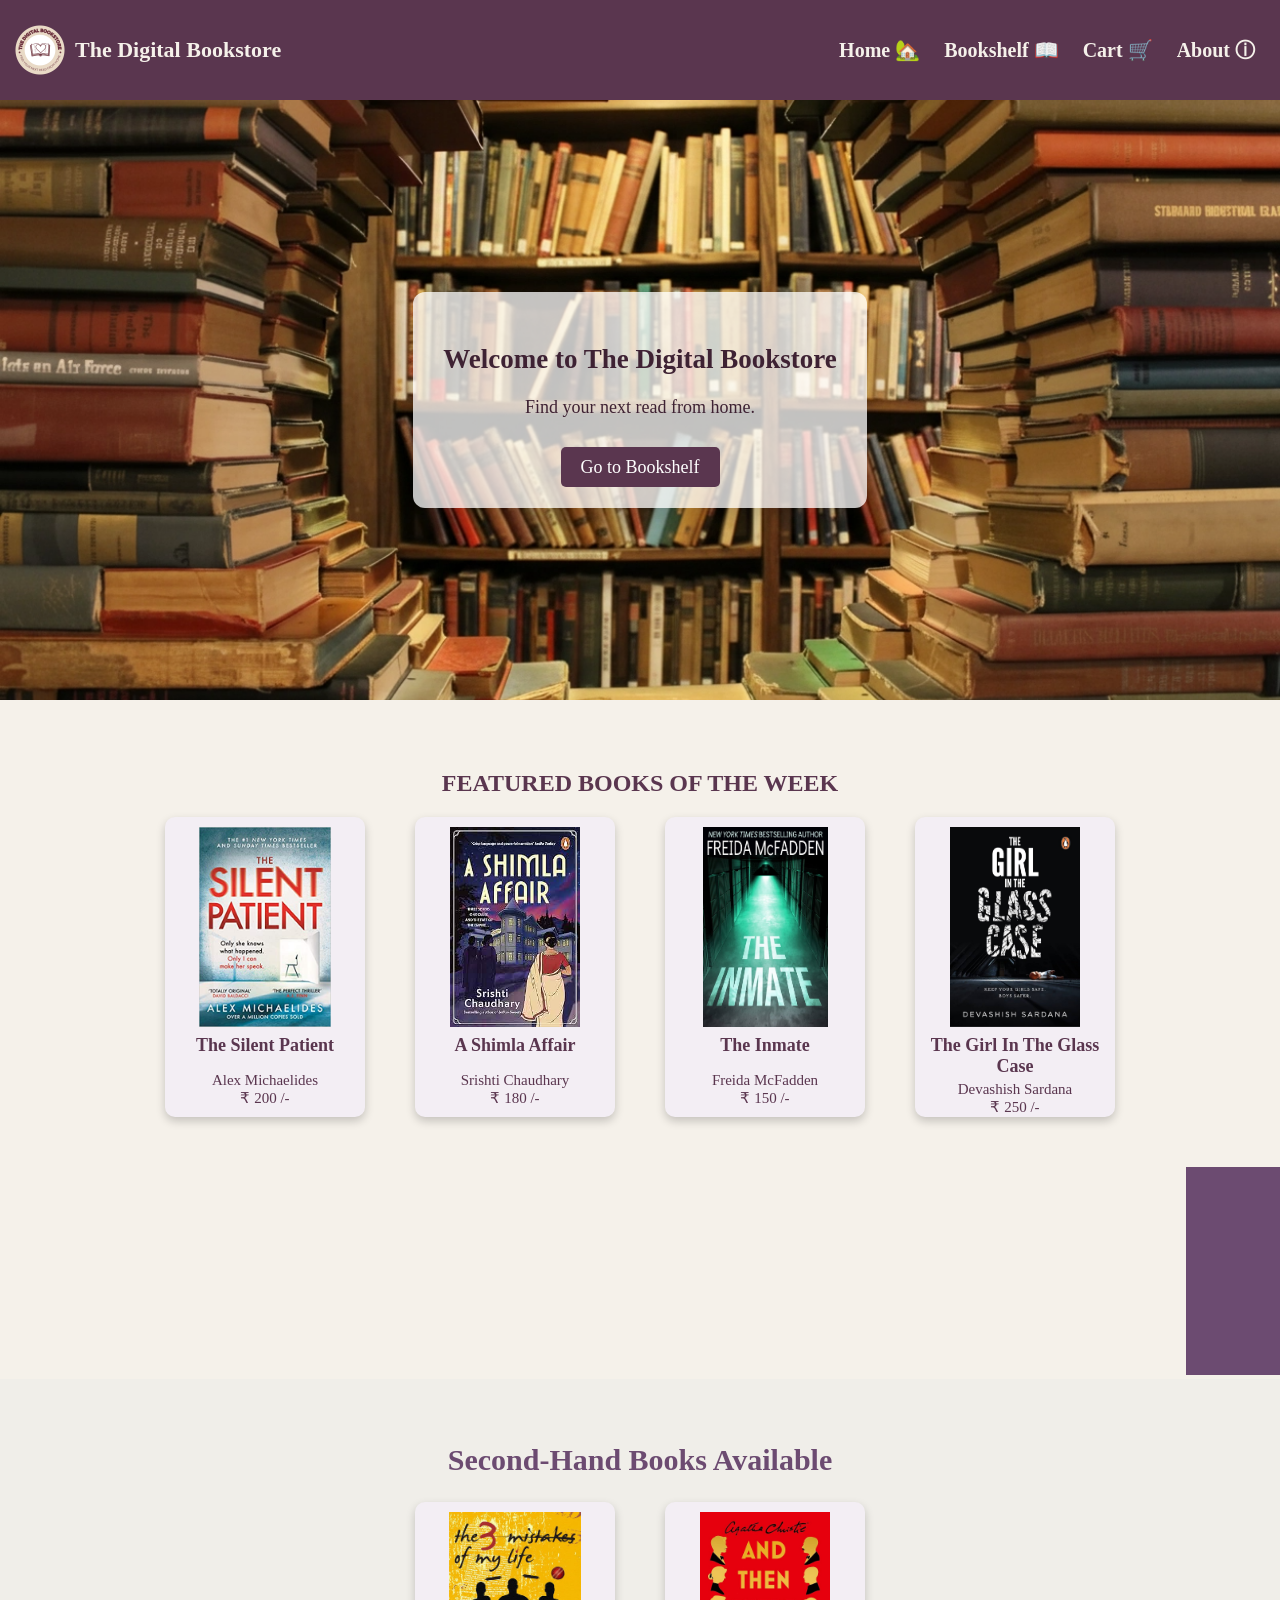
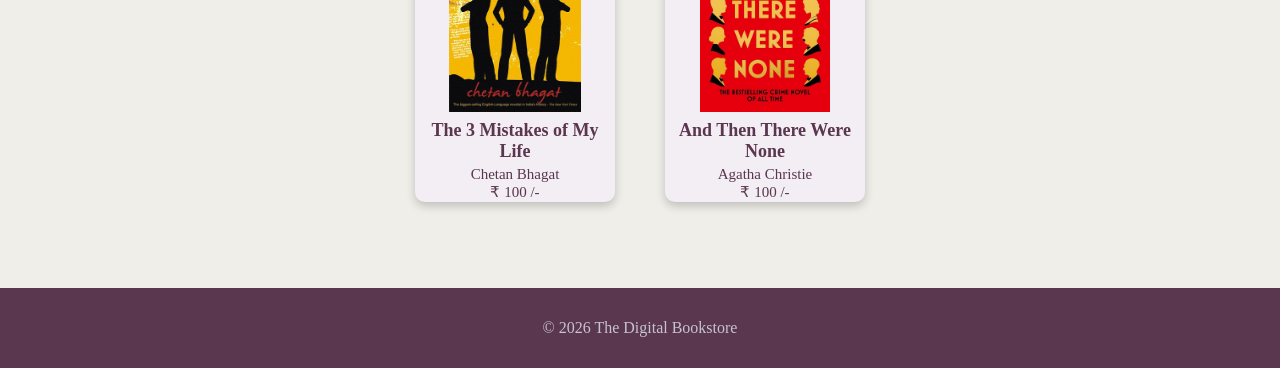
<file: index.html>
<!DOCTYPE html>
<html>

<head>
<title>The Digital Bookstore</title>
<link rel="stylesheet" href="style.css">
</head>

<body>

<header>

<div class="logo"><img src="website images\logo1.png">
<p>The Digital Bookstore</p></div>

<nav>
<a href="index.html">Home 🏡</a>
<a href="bookshelf.html">Bookshelf 📖</a>
<a href="cart.html">Cart 🛒</a>
<a href="about.html">About ⓘ</a>
</nav>

</header>


<section class="section1">

<div class="box">
<h1>Welcome to The Digital Bookstore</h1>
<p>Find your next read from home.</p>
<br>
<a href="bookshelf.html" class="btn">Go to Bookshelf</a>
</div>

</section>


<section class="section2">

<h2>FEATURED BOOKS OF THE WEEK</h2>
<div class="book-grid">
      <div class="book-card">
           <div class="card-inner">
             <div class="card-front">
                          <img src="website images/book1.jpg">
                          <h3>The Silent Patient</h3>
                           <p>Alex Michaelides</p>
                           <p>₹ 200 /- </p>
             </div>
             <div class="card-back">
             <p>A psychological thriller about a woman who refuses to speak after     committing a crime.</p>
            <button  onclick="alert('Book added to cart!') ">Add to Cart</button>
                                <button onclick="buyNow(this)">Buy Now</button>
             </div>
           </div>
      </div>

      <div class="book-card">
           <div class="card-inner">
             <div class="card-front">
                          <img src="website images/book2.jpg">
                          <h3>A Shimla Affair</h3>
                          <p>Srishti Chaudhary</p>
                           <p>₹ 180 /- </p>
             </div>
             <div class="card-back">
             <p>A Shimla Affair follows the story of three women attempting to change the course of Indian independence—for love, duty, and revenge.</p>
          <button  onclick="alert('Book added to cart!') ">Add to Cart</button>
                                <button onclick="buyNow(this)">Buy Now</button>
             </div>
           </div>
      </div>

      <div class="book-card">
           <div class="card-inner">
             <div class="card-front">
                          <img src="website images/book3.jpg">
                          <h3>The Inmate</h3>
                          <p>Freida McFadden</p>
                           <p>₹ 150 /- </p>
             </div>
             <div class="card-back">
             <p>A psychological thriller about a nurse who starts working at a prison only to discover that one of the inmates is her dangerous ex-boyfriend who knows her darkest secret.</p>
             <button  onclick="alert('Book added to cart!') ">Add to Cart</button>
                                <button onclick="buyNow(this)">Buy Now</button>
             </div>
           </div>
      </div>

      <div class="book-card">
           <div class="card-inner">
             <div class="card-front">
                          <img src="website images/book4.jpg">
                          <h3>The Girl In The Glass Case</h3>
                          <p>Devashish Sardana</p>
                          <p>₹ 250 /- </p>
             </div>
             <div class="card-back">
             <p>A police officer chases a serial killer known as the Doll Maker, who kidnaps children and displays them in glass cases after killing them, amidst a rivalry with another notorious murderer, the Clipper.</p>
             <button  onclick="alert('Book added to cart!') ">Add to Cart</button>
                                <button onclick="buyNow(this)">Buy Now</button>
             </div>
           </div>
      </div>

</div>

</section>

<marquee>
<section class="section3">
<h2>Special Offers</h2>
<p>Get up to 30% off on your first order!🎉🎉</p>
</section>
</marquee>

<section class="section4">
<h2>Second-Hand Books Available</h2>
<div class="book-grid">
      <div class="book-card">
           <div class="card-inner">
             <div class="card-front">
                          <img src="website images/book5.jpg">
                          <h3>The 3 Mistakes of My Life</h3>
                          <p>Chetan Bhagat</p>
                          <p>₹ 100 /- </p>
             </div>
             <div class="card-back">
             <p>Three friends in Ahmedabad pursue dreams amid cricket, business, and life’s challenges, discovering the strength of friendship.</p>
             <button  onclick="alert('Book added to cart!') ">Add to Cart</button>
                                <button onclick="buyNow(this)">Buy Now</button>
             </div>
           </div>
      </div>

      <div class="book-card">
           <div class="card-inner">
             <div class="card-front">
                          <img src="website images/book6.jpg">
                          <h3>And Then There Were None</h3>
                          <p>Agatha Christie</p>
                          <p>₹ 100 /- </p>
             </div>
             <div class="card-back">
             <p>Ten strangers are invited to an island where they are killed one by one.</p>
             <button  onclick="alert('Book added to cart!') ">Add to Cart</button>
                                <button onclick="buyNow(this)">Buy Now</button>

             </div>
           </div>
      </div>
</div>
<br><br>
</section>


<footer>
<p>© 2026 The Digital Bookstore</p>
</footer>

<script src="script.js"></script>

</body>
</html>
</file>
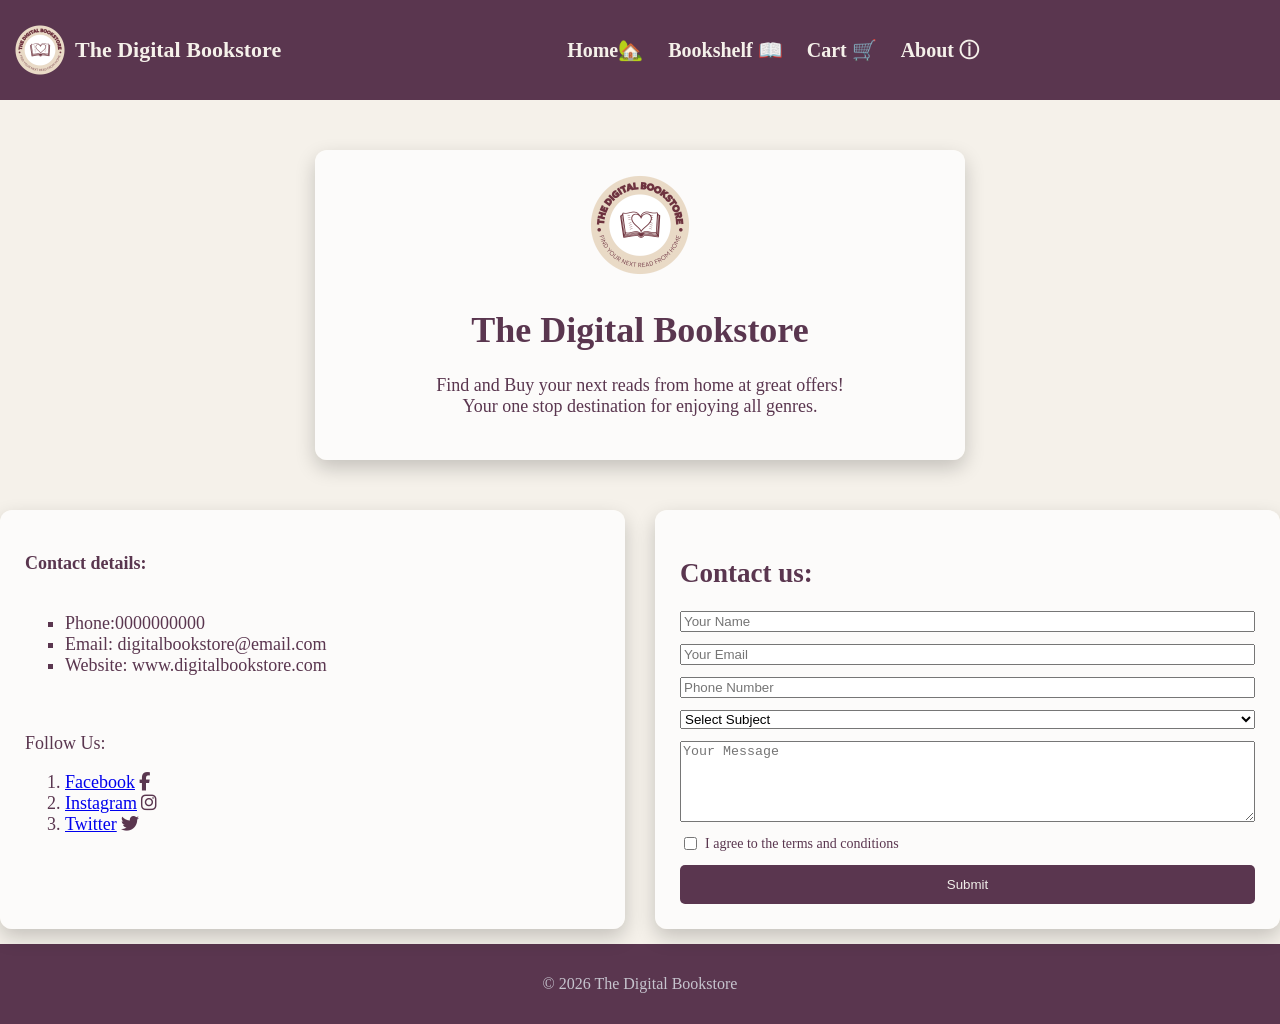
<file: about.html>
<!DOCTYPE html>
<html>

<head>
<title>The Digital Bookstore</title>
<link rel="stylesheet" href="style.css">
<link rel="stylesheet" href="https://cdnjs.cloudflare.com/ajax/libs/font-awesome/6.4.0/css/all.min.css">
</head>

<body>

<header>

<div class="logo">
<img src="website images\logo1.png">
<p>The Digital Bookstore</p></div>

<nav>
<a href="index.html">Home🏡 </a>
<a href="bookshelf.html">Bookshelf 📖</a>
<a href="cart.html">Cart 🛒</a>
<a href="about.html">About ⓘ</a>
</nav>

<div class="header-space"></div>

</header>

<div class="about">
    <img src="website images/logo1.png" alt="Logo" width="100px">
    <h1>The Digital Bookstore</h1>
    <p> Find and Buy your next reads from home at great offers! <br>Your one stop destination for enjoying all genres.</p>
</div>

<div class="about-row">
  <div class="about-left">
   <p> <b>Contact details:</b> <br><br>
           <ul type="square">
<li>Phone:0000000000 </li>
           <li>Email: digitalbookstore@email.com </li>
          <li> Website: www.digitalbookstore.com</li></ul></p><br>
<p>Follow Us:</p>
  <ol><li><a href="#" >Facebook</a>  <i class="fab fa-facebook-f"></i> </li> 
<li><a href="#">Instagram</a>  <i class="fab fa-instagram"></i></li>  <li><a href="#">Twitter</a>   <i class="fab fa-twitter"></i></li></ol>
  </div>
 <div class="about-right">
<h2> Contact us:</h2>
<form onsubmit="alert('Your message has been sent! Our team will contact you soon.Thankyou!')">
        <input type="text" name="name" placeholder="Your Name" required >
        <input type="email" name="email" placeholder="Your Email" required>
        <input type="tel" name="phone" placeholder="Phone Number" pattern="[0-9]{10}" title="Enter 10-digit number" required>
        <select name="subject" required>
            <option value="">Select Subject</option>
            <option value="general">General Inquiry</option>
            <option value="orders">Orders</option>
            <option value="feedback">Feedback</option>
            <option value="support">Support</option>
        </select>
        <textarea name="message" placeholder="Your Message" rows="5" minlength="5" maxlength="500" required></textarea>
        <label>
            <input type="checkbox" required> I agree to the terms and conditions
        </label>
        <button type="submit">Submit</button>
    </form>
  </div>
</div>
</div>

<footer>
<p>© 2026 The Digital Bookstore</p>
</footer>

</body>
</html>
</file>
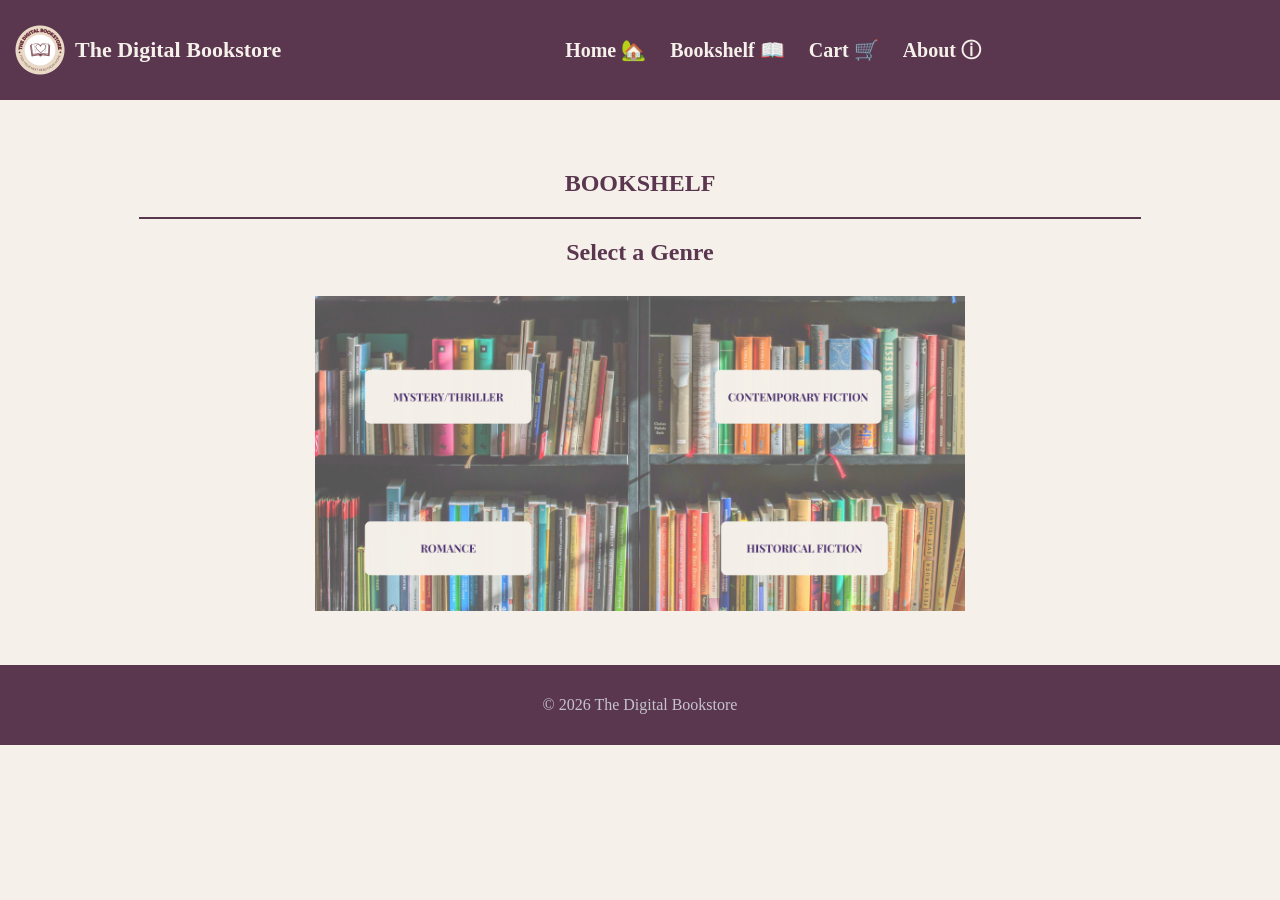
<file: bookshelf.html>
<!DOCTYPE html>
<html>

<head>
<title>Bookshelf - The Digital Bookstore</title>
<link rel="stylesheet" href="style.css">
</head>

<body>

<header>

<div class="logo">
<img src="website images/logo1.png">
<p>The Digital Bookstore</p>
</div>

<nav>
<a href="index.html">Home 🏡</a>
<a href="bookshelf.html">Bookshelf 📖</a>
<a href="cart.html">Cart 🛒</a>
<a href="about.html">About ⓘ</a>
</nav>

<div class="header-space"></div>

</header>


<section class="section2">

<h1>BOOKSHELF</h1>
<hr width="1000" color="#5a364f">
<h2>Select a Genre</h2>

<div class="genre-map">
<img src="website images/bookshelf.png" usemap="#genre-map" width="650" >

<map name="genre-map">
<area shape="rect" coords="0,0,325,156" href="#"
onclick="showGenre('thriller'); return false;">

<area shape="rect" coords="325,0,650,156" href="#"
onclick="showGenre('con-fiction'); return false;">

<area shape="rect" coords="0,156,325,312" href="#"
onclick="showGenre('romance'); return false;">

<area shape="rect" coords="325,156,650,312" href="#"
onclick="showGenre('hist-fiction'); return false;">
</map>

</div>
</section>


<section id="thriller" class="section2 genre-section">

<h2>Mystery/Thriller Books</h2>
<div class="book-grid">
      <div class="book-card">
           <div class="card-inner">
             <div class="card-front">
                          <img src="website images/book1.jpg">
                          <h3>The Silent Patient</h3>
                           <p>Alex Michaelides</p>
                           <p>₹ 200 /- </p>
             </div>
             <div class="card-back">
             <p>A psychological thriller about a woman who refuses to speak after     committing a crime.</p>
             <button  onclick="alert('Book added to cart!')">Add to Cart</button>
                                <button onclick="buyNow(this)">Buy Now</button>
             </div>
           </div>
      </div>


     <div class="book-card">
           <div class="card-inner">
             <div class="card-front">
                          <img src="website images/book3.jpg">
                          <h3>The Inmate</h3>
                          <p>Freida McFadden</p>
                           <p>₹ 150 /- </p>
             </div>
             <div class="card-back">
             <p>A psychological thriller about a nurse who starts working at a prison only to discover that one of the inmates is her dangerous ex-boyfriend who knows her darkest secret.</p>
              <button  onclick="alert('Book added to cart!')">Add to Cart</button>
                                <button onclick="buyNow(this)">Buy Now</button>
             </div>
           </div>
      </div>

      <div class="book-card">
           <div class="card-inner">
             <div class="card-front">
                          <img src="website images/book4.jpg">
                          <h3>The Girl In The Glass Case</h3>
                          <p>Devashish Sardana</p>
                          <p>₹ 250 /- </p>
             </div>
             <div class="card-back">
             <p>A police officer chases a serial killer known as the Doll Maker, who kidnaps children and displays them in glass cases after killing them, amidst a rivalry with another notorious murderer, the Clipper.</p>
              <button  onclick="alert('Book added to cart!')">Add to Cart</button>
                                <button onclick="buyNow(this)">Buy Now</button>
             </div>
           </div>
      </div>
</div><br>
<p><a href="#top" class="btn">Go to Bookshelf</a></p>
</section>




<section id="con-fiction" class="section2 genre-section">

<h2>Contemporary Fiction Books</h2>

<div class="book-grid">
      <div class="book-card">
           <div class="card-inner">
             <div class="card-front">
                          <img src="website images/book5.jpg">
                          <h3>The 3 Mistakes of My Life</h3>
                          <p>Chetan Bhagat</p>
                          <p>₹ 100 /- </p>
             </div>
             <div class="card-back">
             <p>Three friends in Ahmedabad pursue dreams amid cricket, business, and life’s challenges, discovering the strength of friendship.</p>
             <button  onclick="alert('Book added to cart!')">Add to Cart</button>
                                <button onclick="buyNow(this)">Buy Now</button>
             </div>
           </div>
      </div>
</div><br>
<p><a href="#top" class="btn">Go to Bookshelf</a></p>

</section>




<section id="romance" class="section2 genre-section">

<h2>Romance Books</h2>


<div class="book-grid">
      <div class="book-card">
           <div class="card-inner">
             <div class="card-front">
                          <img src="website images/book14.jpg">
                          <h3>Somebody That i used to know</h3>
                          <p>Himani Desai</p>
                           <p>₹ 180 /- </p>
             </div>
             <div class="card-back">
             <p>A romantic drama following Varun and Anaya, who reunite after four years of separation only to find themselves as antagonists—he, an army officer, and she, entangled in a criminal investigation, questioning if their love can survive conflicting roles.</p>
              <button  onclick="alert('Book added to cart!')">Add to Cart</button>
                                <button onclick="buyNow(this)">Buy Now</button>
             </div>
           </div>
      </div>


     
      
</div><br>
<p><a href="#top" class="btn">Go to Bookshelf</a></p>
</section>

<section id="hist-fiction" class="section2 genre-section">

<h2>Historical Fiction Books</h2>
<div class="book-grid">
      <div class="book-card">
           <div class="card-inner">
             <div class="card-front">
                          <img src="website images/book2.jpg">
                          <h3>A Shimla Affair</h3>
                          <p>Srishti Chaudhary</p>
                           <p>₹ 180 /- </p>
             </div>
             <div class="card-back">
             <p>A Shimla Affair follows the story of three women attempting to change the course of Indian independence—for love, duty, and revenge.</p>
              <button  onclick="alert('Book added to cart!')">Add to Cart</button>
                                <button onclick="buyNow(this)">Buy Now</button>
             </div>
           </div>
      </div>

</div><br>
<p><a href="#top" class="btn">Go to Bookshelf</a></p>
</section>

<footer>
<p>© 2026 The Digital Bookstore</p>
</footer>

<script src="script.js"></script>

</body>
</html>
</file>
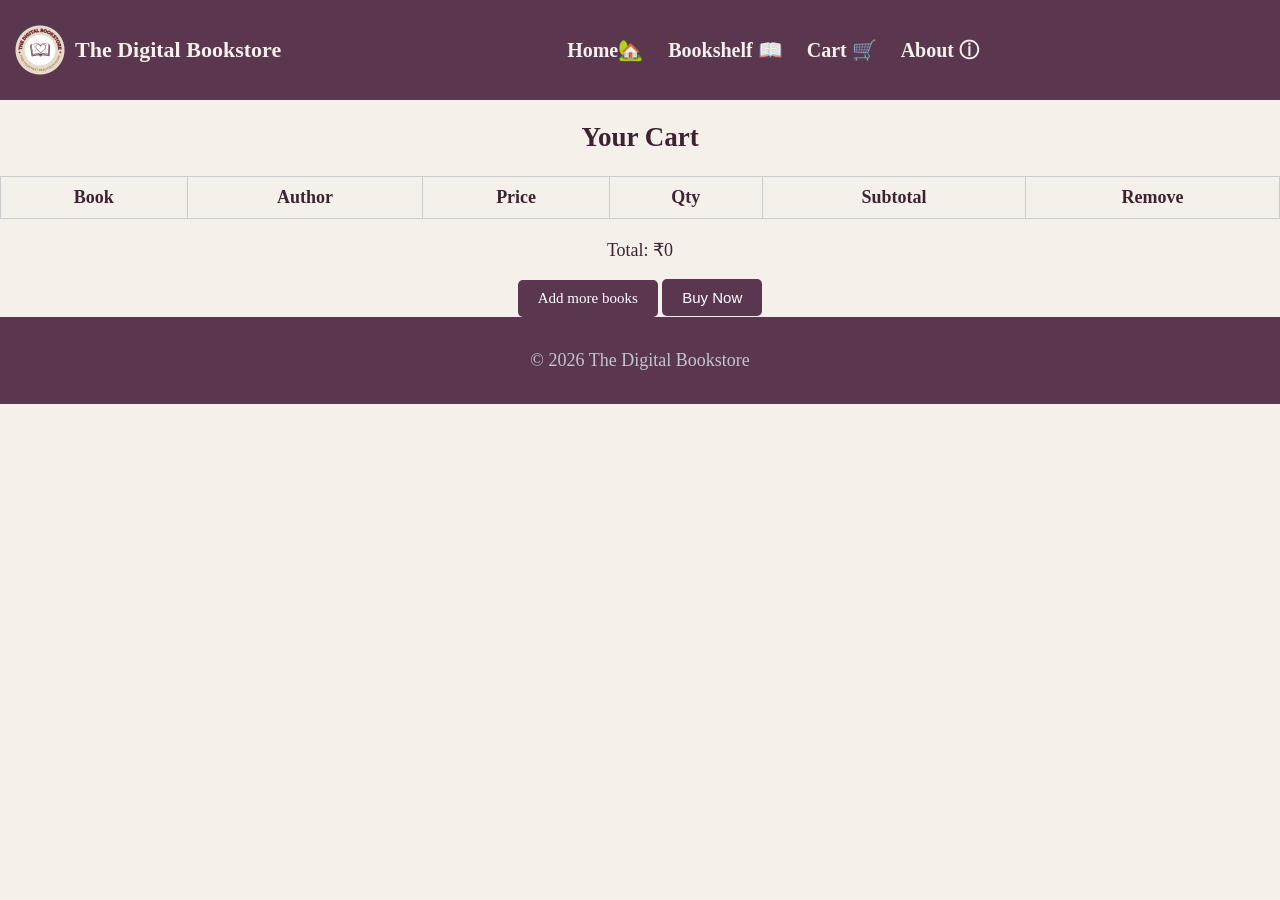
<file: cart.html>
<!DOCTYPE html>
<html>

<head>
<title>Cart</title>
<link rel="stylesheet" href="style.css">
</head>

<body>

<header>

<div class="logo">
<img src="website images\logo1.png">
<p>The Digital Bookstore</p></div>

<nav>
<a href="index.html">Home🏡 </a>
<a href="bookshelf.html">Bookshelf 📖</a>
<a href="cart.html">Cart 🛒</a>
<a href="about.html">About ⓘ</a>
</nav>

<div class="header-space"></div>

</header>

<main>
<h2>Your Cart</h2>
<table id="cartTable">
<thead>
<tr>
<th>Book</th><th>Author</th><th>Price</th><th>Qty</th><th>Subtotal</th><th>Remove</th>
</tr>
</thead>
<tbody></tbody>
</table>

<p>Total: ₹<span id="totalAmount">0</span></p>
<a href="bookshelf.html" class="button">Add more books</a>
<button onclick="buyNowFromCart()">Buy Now</button>


<footer>
<p>© 2026 The Digital Bookstore</p>
</footer>

<script src="script.js"></script>

</body>
</html>
</file>
<file: style.css>
body{
margin:0;
font-family:'Playfair Display';
background:#f5f1ea;
}

header{
display:flex;
justify-content:space-between;
align-items:center;
padding:15px;
background:#5a364f;
}

.logo{
font-size:22px;
font-weight:bold;
color:#f5f1ea;
display:flex;
align-items:center;
}

.logo img{
height:50px;
width:auto;
max-width:60px;
margin-right:10px;
}

nav a{
margin:10px;
font-size:20px;
text-decoration:none;
color:#f5f1ea;
font-weight:bold;
}
nav a:active{
    text-decoration: underline;
}

.search-box input{
font-size:12px;
padding:5px 10px;
background:#f5f1ea;
color:#3e2233;
border:double
}

.search-box button{
font-size:15px;
padding:5px 10px;
background:#f5f1ea;
color:#3e2233;
border:double;
}

.section1{
height:600px;
background-image:url("website images/bookstore.png");
background-size:cover;
background-position:center;
background-repeat:no-repeat;
display:flex;
justify-content:center;
align-items:center;
}

.box{
background:#ffffffbf;
font-size:18px;
color:#3e2233;
padding:30px;
border-radius:12px;
text-align:center;
max-width:500px;
box-shadow:0 8px 25px #00000033;
}

.btn{
background:#5a364f;
padding:10px 20px;
color:white;
text-decoration:none;
border-radius:5px;
}

.btn:hover {
background: #7b4f6a;
}


.section2{
color:#5a364f;
padding:50px;
text-align:center;
}

.book-grid{
display:flex;
justify-content:center;
flex-wrap:wrap;
gap:50px;
}

.book-card{
width:200px;
height:300px;
perspective:1000px;
}

.card-inner{
position:relative;
width:100%;
height:100%;
transition:transform 0.8s;
transform-style:preserve-3d;
}

.book-card:hover .card-inner{
transform:rotateY(180deg);
}

.card-front, .card-back{
position:absolute;
width:100%;
height:100%;
backface-visibility:hidden;
background:#f3eef4;
border-radius:10px;
box-shadow:0 4px 10px #00000033;
padding:10px;
font-size:15px;
display:flex;
flex-direction:column;
color:#5a364f;
box-sizing:border-box;
}

.card-front img{
width:100%;
height:200px;
object-fit:contain;
border-radius:6px;
}

.card-front h3{
font-size:18px;
margin:8px 0 4px 0;
text-align:center;
height:50px;
}

.card-front p{
font-size:15px;
margin:0;
text-align:center;
}

.card-back{
transform:rotateY(180deg);
display:flex;
flex-direction:column;
justify-content:center;
align-items:center;
}

.card-back button{
display:flex;
justify-content:center;
gap:10px;
margin-top:10px;
background:#6c4b71;
color:#f0eee9;
border:none;
padding:8px 12px;
border-radius:4px;
cursor:pointer;
}


.section3{
background:#6c4b71;
color:#f0eee9;
padding:40px;
text-align:center;
font-size:20px;
animation: scroll 10s linear infinite;
}
@keyframes scroll {
  0% { transform: translateX(100%); }
  100% { transform: translateX(-100%); }
}


.section4{
background:#f0eee9;
color:#6c4b71;
padding:40px;
text-align:center;
font-size:20px;
}

.section4 button{
background:#6c4b71;
color:#f0eee9;
border:none;
padding:8px;
border-radius:5px;
}

area:focus {
    outline: none;
}


footer{
background:#5a364f;
color:#c6c4ce;
text-align:center;
padding:15px;
}

.genre-section{
display:none;
margin-top:40px;
}

.genre-map{
text-align:center;
margin-top:30px;
}


.about {
    max-width: 600px;
    margin: 50px auto;
    padding: 25px;
    background: #ffffffbf;
    border-radius: 12px;
    box-shadow: 0 8px 20px #00000033;
    color: #5a364f;
    text-align: center;
    font-size: 18px;
}

.about img {
    height: 100px;
    width: auto;
    margin-bottom: 5px;
}

.about-row form {
    display: flex;
    flex-direction: column;
    gap: 12px;
    text-align: left;
}

.about-row label {
    font-size: 14px;
    display: flex;
    align-items: center;
    gap: 5px;
}

.about-row button {
    background: #5a364f;
    color: #f0eee9;
    border: none;
    padding: 12px;
    border-radius: 5px;
    cursor: pointer;
    transition: background 0.3s ease;
}

.about-row button:hover {
    background: #7b4f6a;
}

.about-row {
    gap: 30px;
display:flex;
    margin-top: 30px;
}


.about-left, .about-right {
   padding: 25px;
    background: #ffffffbf;
    border-radius: 12px;
    box-shadow: 0 8px 20px #00000033;
    color: #5a364f;
    text-align: center;
    font-size: 18px;
    flex: 1;
    min-width: 300px; 
    text-align: left; 
margin-bottom:15px;
}


#cartTable {
    width: 100%;
    border-collapse: collapse;
    margin-bottom: 20px;
}

#cartTable th,
#cartTable td {
    border: 1px solid #ccc;
    padding: 10px;
    text-align: center;
}

#cartTable input[type=number] {
    width: 50px;
}


header nav a.active {
    text-decoration: underline;
}

main{
font-size:18px;
color:#3e2233;
text-align:center;
margin-bottom:10px;
}

main button,.button{
background:#5a364f;
padding:10px 20px;
color:white;
text-decoration:none;
border-radius:5px;
display:inline-block;
 border: none; 
font-size:15px;
}

button:hover,.button:hover{
    background: #7b4f6a;
}
</file>
